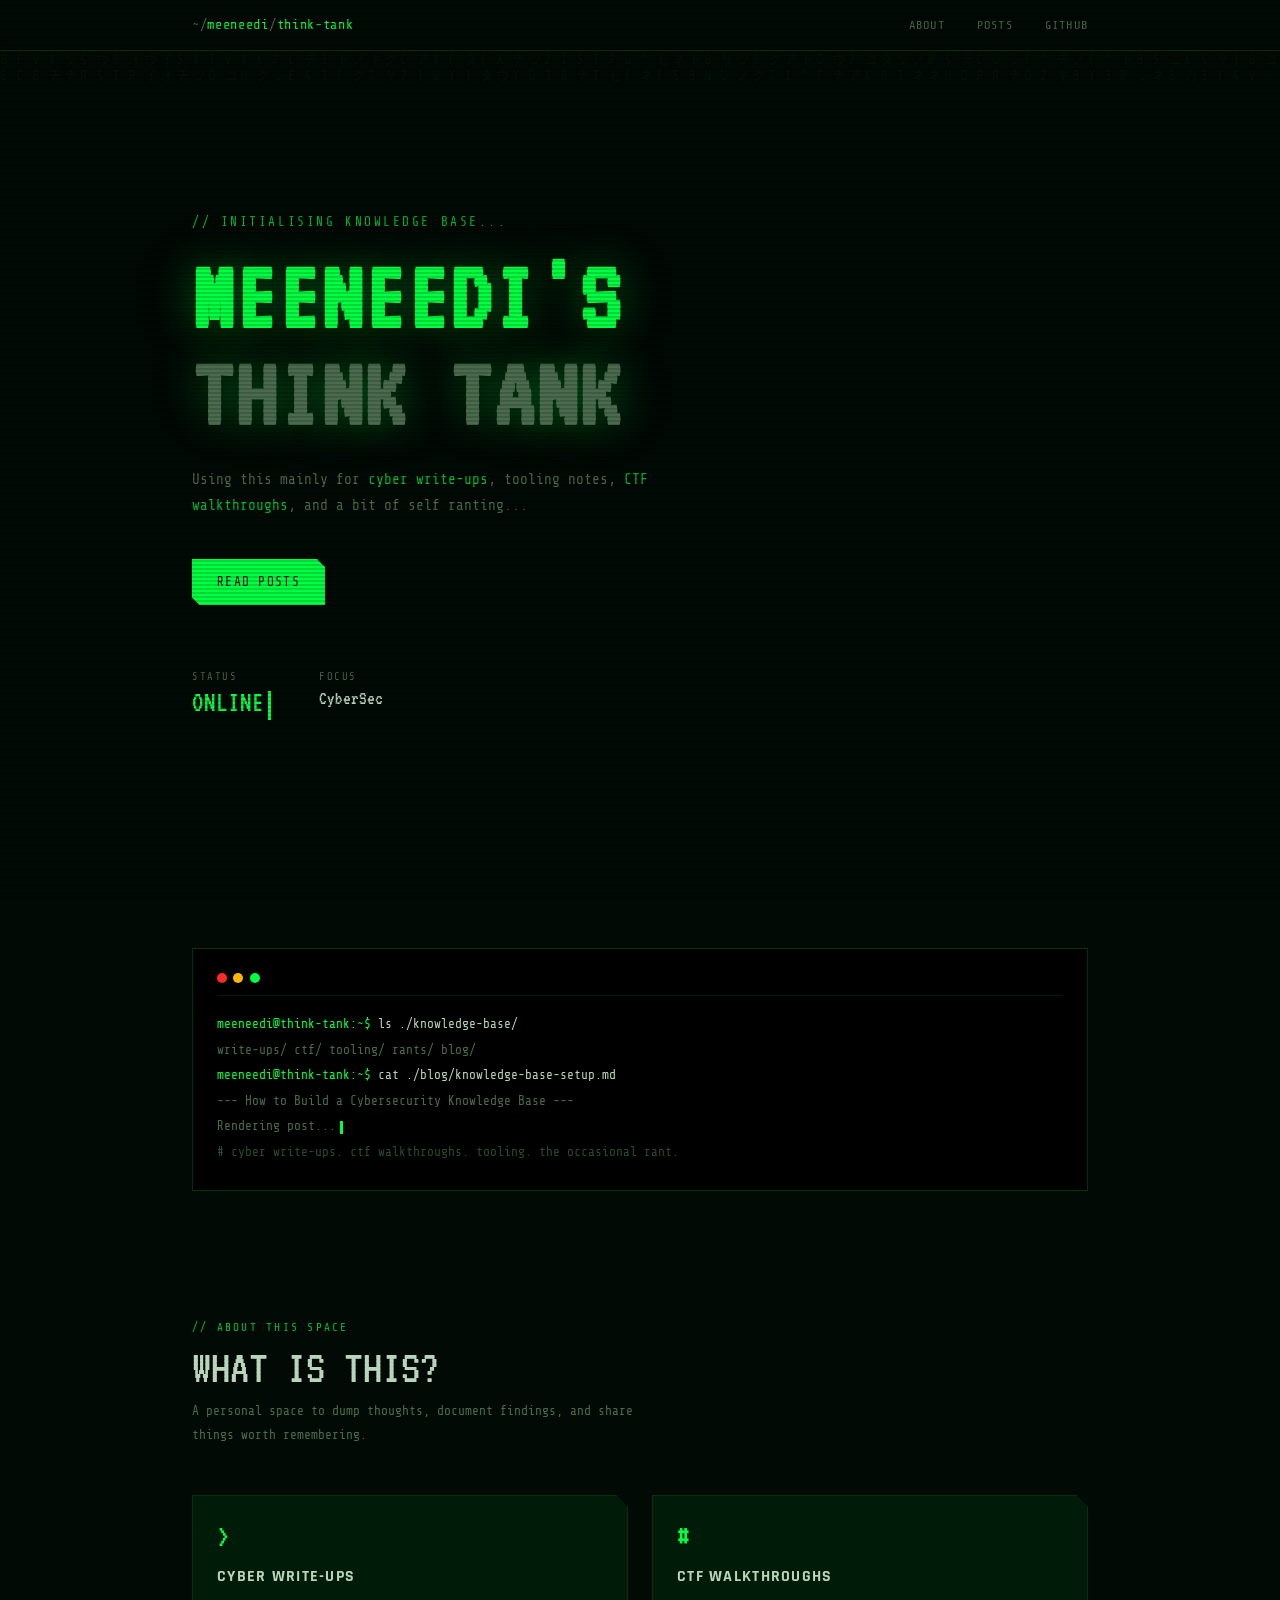
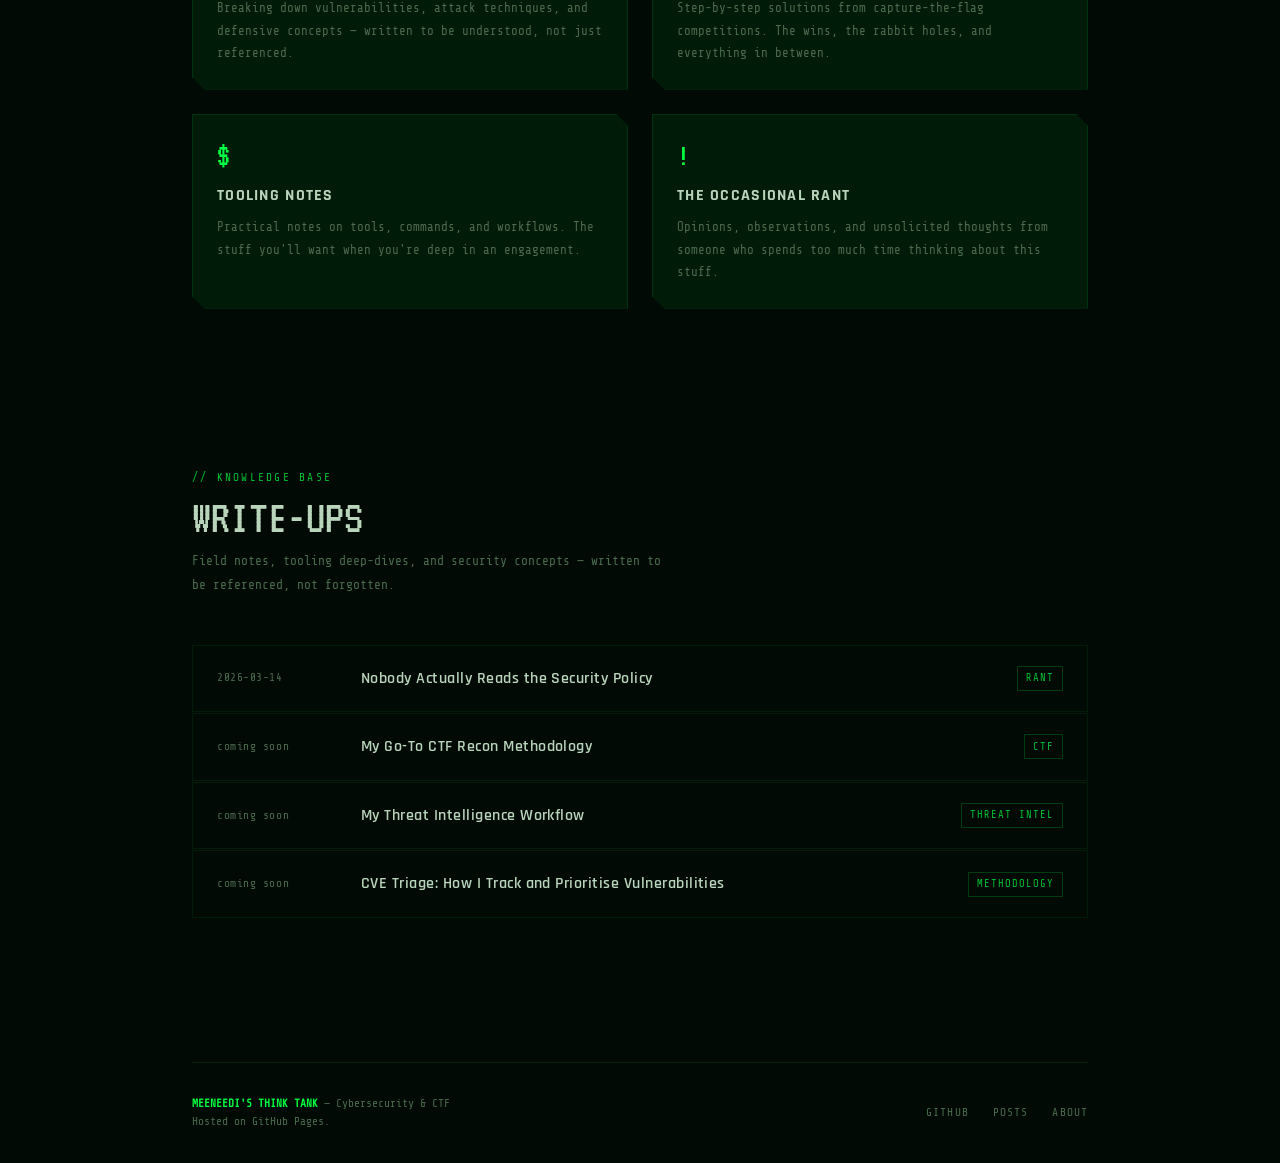
<file: index.html>
<!DOCTYPE html>
<html lang="en">
<head>
  <meta charset="UTF-8" />
  <meta name="viewport" content="width=device-width, initial-scale=1.0"/>
  <title>Meeneedi's Think Tank</title>
  <link href="https://fonts.googleapis.com/css2?family=Share+Tech+Mono&family=Rajdhani:wght@300;400;600;700&family=VT323&display=swap" rel="stylesheet"/>
  <link rel="stylesheet" href="css/style.css"/>
</head>
<body>

<canvas id="matrix"></canvas>

<!-- NAV -->
<nav>
  <div class="inner">
    <div class="nav-logo"><span>~/</span>meeneedi<span>/</span>think-tank</div>
    <ul>
      <li><a href="#about">About</a></li>
      <li><a href="#posts">Posts</a></li>
      <li><a href="https://github.com/darkunic0rn2040" target="_blank">GitHub</a></li>
    </ul>
  </div>
</nav>

<div class="container">

  <!-- HERO -->
  <div class="hero">
    <div class="hero-prefix">// initialising knowledge base...</div>
    <h1 class="glitch" data-text="MEENEEDI'S THINK TANK">
      MEENEEDI'S<br/><span class="dim">THINK TANK</span>
    </h1>
    <p class="hero-sub">
      Using this mainly for <span class="highlight">cyber write-ups</span>, tooling notes,
      <span class="highlight">CTF walkthroughs</span>, and a bit of self ranting...
    </p>
    <div class="hero-actions">
      <a href="#posts" class="btn">Read Posts</a>
    </div>
    <div class="hero-status">
      <div class="status-item">
        <span class="status-label">Status</span>
        <span class="status-value" style="color:var(--green)">ONLINE<span class="cursor"></span></span>
      </div>
      <div class="status-item">
        <span class="status-label">Focus</span>
        <span class="status-value" style="font-size:1.2rem; color:var(--text)">CyberSec</span>
      </div>
    </div>
  </div>

  <!-- TERMINAL -->
  <div class="terminal">
    <div class="terminal-bar">
      <div class="dot dot-r"></div>
      <div class="dot dot-y"></div>
      <div class="dot dot-g"></div>
    </div>
    <div><span class="t-prompt">meeneedi@think-tank:~$</span> <span class="t-cmd">ls ./knowledge-base/</span></div>
    <div class="t-out">write-ups/  ctf/  tooling/  rants/  blog/</div>
    <div><span class="t-prompt">meeneedi@think-tank:~$</span> <span class="t-cmd">cat ./blog/knowledge-base-setup.md</span></div>
    <div class="t-out">--- How to Build a Cybersecurity Knowledge Base ---</div>
    <div class="t-out">Rendering post...<span class="cursor"></span></div>
    <div class="t-comment"># cyber write-ups. ctf walkthroughs. tooling. the occasional rant.</div>
  </div>

  <!-- ABOUT -->
  <section id="about">
    <div class="section-tag">// about this space</div>
    <div class="section-title">WHAT IS THIS?</div>
    <p class="section-desc">A personal space to dump thoughts, document findings, and share things worth remembering.</p>

    <div class="about-grid">
      <div class="about-card">
        <div class="card-icon">></div>
        <div class="card-title">Cyber Write-Ups</div>
        <div class="card-text">Breaking down vulnerabilities, attack techniques, and defensive concepts — written to be understood, not just referenced.</div>
      </div>
      <div class="about-card">
        <div class="card-icon">#</div>
        <div class="card-title">CTF Walkthroughs</div>
        <div class="card-text">Step-by-step solutions from capture-the-flag competitions. The wins, the rabbit holes, and everything in between.</div>
      </div>
      <div class="about-card">
        <div class="card-icon">$</div>
        <div class="card-title">Tooling Notes</div>
        <div class="card-text">Practical notes on tools, commands, and workflows. The stuff you'll want when you're deep in an engagement.</div>
      </div>
      <div class="about-card">
        <div class="card-icon">!</div>
        <div class="card-title">The Occasional Rant</div>
        <div class="card-text">Opinions, observations, and unsolicited thoughts from someone who spends too much time thinking about this stuff.</div>
      </div>
    </div>
  </section>

  <!-- POSTS -->
  <section id="posts">
    <div class="section-tag">// knowledge base</div>
    <div class="section-title">WRITE-UPS</div>
    <p class="section-desc">Field notes, tooling deep-dives, and security concepts — written to be referenced, not forgotten.</p>

    <div class="post-list">
      <a href="rant-01.html" class="post-item">
        <span class="post-date">2026-03-14</span>
        <span class="post-title">Nobody Actually Reads the Security Policy</span>
        <span class="post-tag">Rant</span>
      </a>
      <a href="#" class="post-item">
        <span class="post-date">coming soon</span>
        <span class="post-title">My Go-To CTF Recon Methodology</span>
        <span class="post-tag">CTF</span>
      </a>
      <a href="#" class="post-item">
        <span class="post-date">coming soon</span>
        <span class="post-title">My Threat Intelligence Workflow</span>
        <span class="post-tag">Threat Intel</span>
      </a>
      <a href="#" class="post-item">
        <span class="post-date">coming soon</span>
        <span class="post-title">CVE Triage: How I Track and Prioritise Vulnerabilities</span>
        <span class="post-tag">Methodology</span>
      </a>
    </div>
  </section>

  <!-- FOOTER -->
  <footer>
    <div class="footer-inner">
      <div class="footer-left">
        <strong>MEENEEDI'S THINK TANK</strong> &mdash; Cybersecurity &amp; CTF<br/>
        Hosted on GitHub Pages.
      </div>
      <div class="footer-right">
        <a href="https://github.com/darkunic0rn2040" target="_blank">GitHub</a>
        <a href="#posts">Posts</a>
        <a href="#about">About</a>
      </div>
    </div>
  </footer>

</div>

<script src="js/matrix.js"></script>
</body>
</html>
</file>
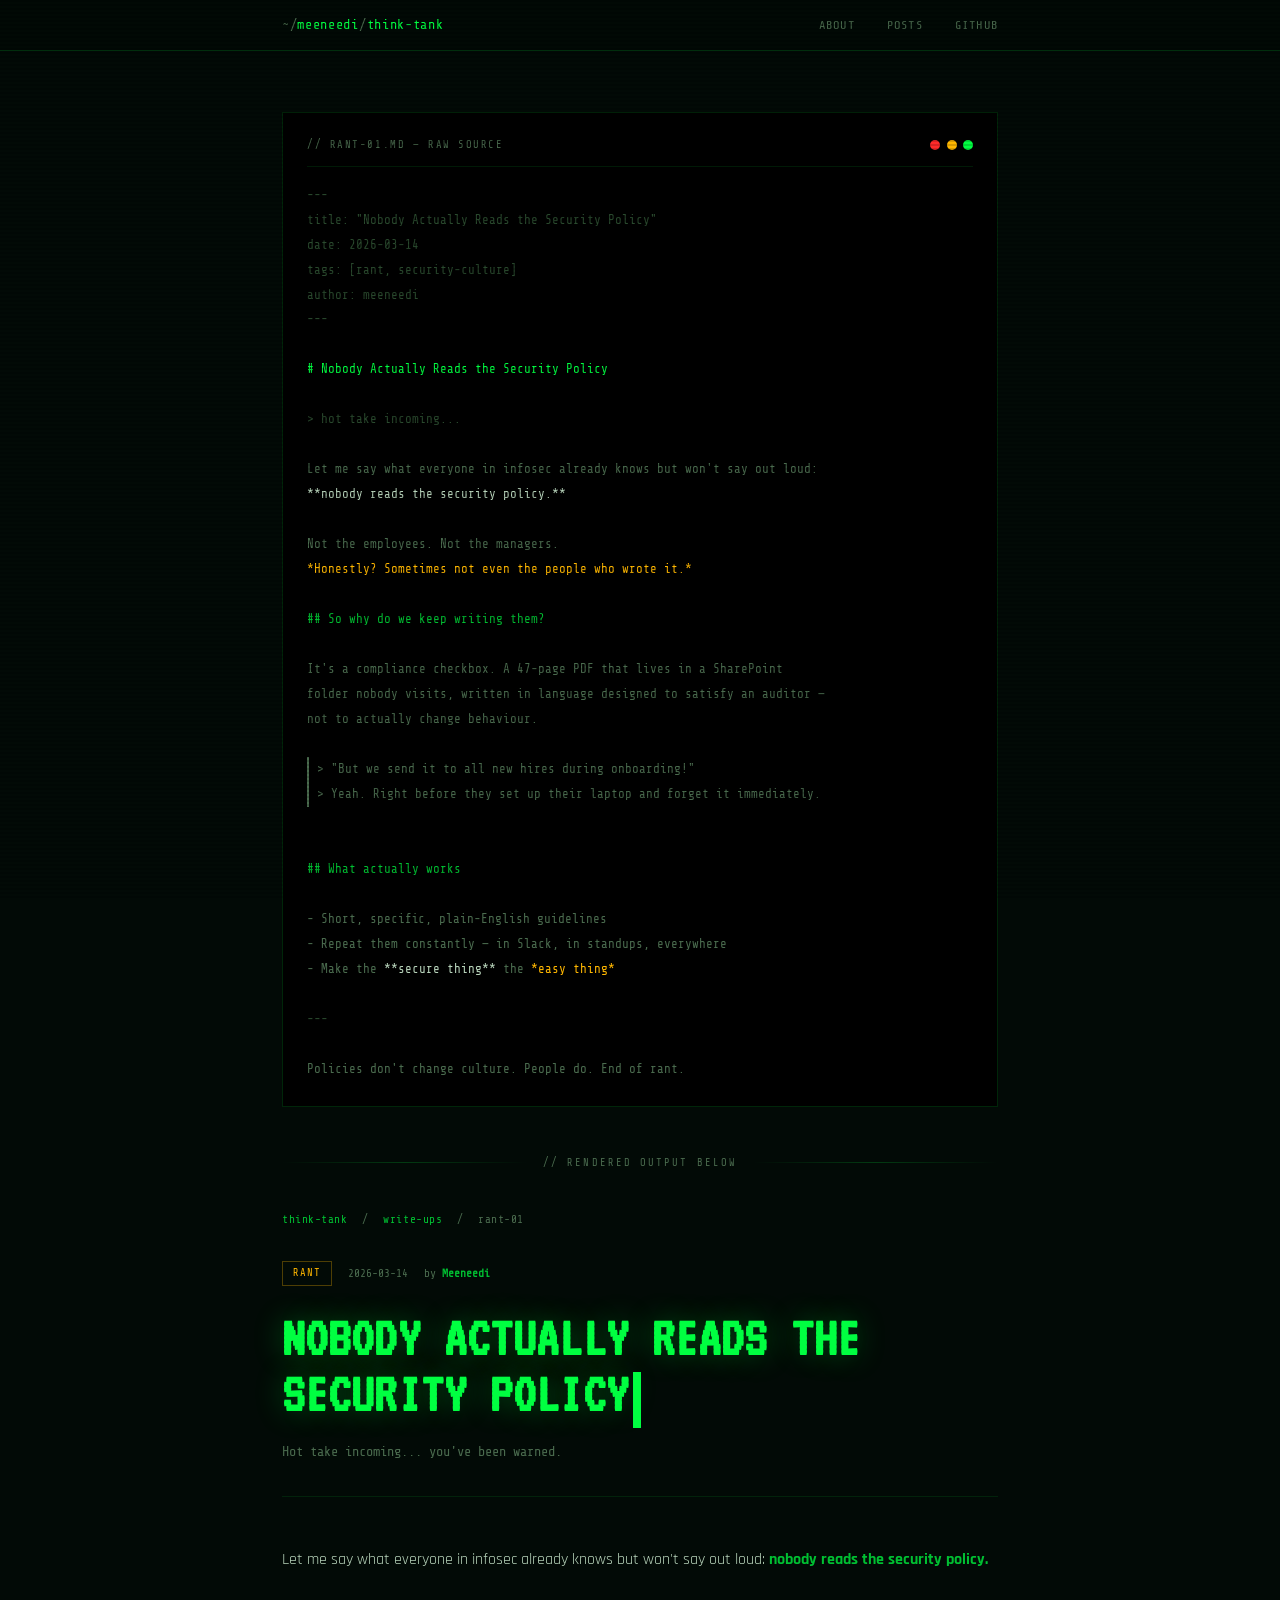
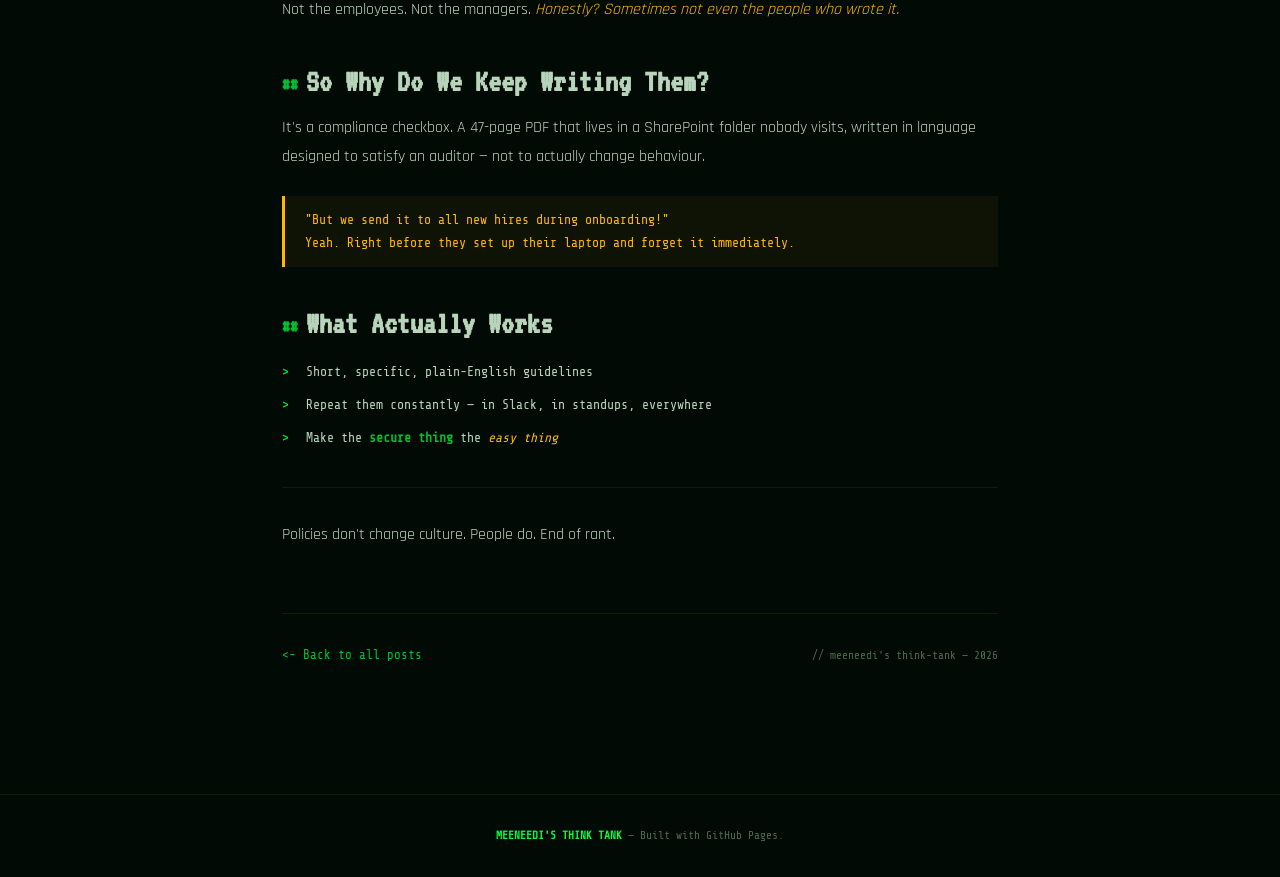
<file: rant-01.html>
<!DOCTYPE html>
<html lang="en">
<head>
  <meta charset="UTF-8" />
  <meta name="viewport" content="width=device-width, initial-scale=1.0"/>
  <title>Nobody Actually Reads the Security Policy — Meeneedi's Think Tank</title>
  <link href="https://fonts.googleapis.com/css2?family=Share+Tech+Mono&family=Rajdhani:wght@300;400;600;700&family=VT323&display=swap" rel="stylesheet"/>
  <link rel="stylesheet" href="css/style.css"/>
  <link rel="stylesheet" href="css/post.css"/>
</head>
<body>

<nav>
  <div class="inner">
    <a href="index.html" class="nav-logo"><span>~/</span>meeneedi<span>/</span>think-tank</a>
    <ul>
      <li><a href="index.html#about">About</a></li>
      <li><a href="index.html#posts">Posts</a></li>
      <li><a href="https://github.com/darkunic0rn2040" target="_blank">GitHub</a></li>
    </ul>
  </div>
</nav>

<div class="container">

  <!-- MARKDOWN SOURCE PREVIEW -->
  <div class="markdown-source">
    <div class="markdown-source-bar">
      <span class="markdown-source-label">// rant-01.md &mdash; raw source</span>
      <div class="md-dots">
        <div class="dot dot-r"></div>
        <div class="dot dot-y"></div>
        <div class="dot dot-g"></div>
      </div>
    </div>
    <div class="markdown-raw"><span class="md-meta">---
title: "Nobody Actually Reads the Security Policy"
date: 2026-03-14
tags: [rant, security-culture]
author: meeneedi
---</span>

<span class="md-h1"># Nobody Actually Reads the Security Policy</span>

<span class="md-meta">> hot take incoming...</span>

Let me say what everyone in infosec already knows but won't say out loud:
<span class="md-bold">**nobody reads the security policy.**</span>

Not the employees. Not the managers.
<span class="md-italic">*Honestly? Sometimes not even the people who wrote it.*</span>

<span class="md-h2">## So why do we keep writing them?</span>

It's a compliance checkbox. A 47-page PDF that lives in a SharePoint
folder nobody visits, written in language designed to satisfy an auditor —
not to actually change behaviour.

<span class="md-quote">> "But we send it to all new hires during onboarding!"
> Yeah. Right before they set up their laptop and forget it immediately.</span>

<span class="md-h2">## What actually works</span>

- Short, specific, plain-English guidelines
- Repeat them constantly — in Slack, in standups, everywhere
- Make the <span class="md-bold">**secure thing**</span> the <span class="md-italic">*easy thing*</span>

<span class="md-hr">---</span>

Policies don't change culture. People do. End of rant.
</div>
  </div>

  <div class="render-divider">// rendered output below</div>

  <!-- RENDERED POST -->
  <div class="breadcrumb">
    <a href="index.html">think-tank</a>
    <span>/</span>
    <a href="index.html#posts">write-ups</a>
    <span>/</span>
    rant-01
  </div>

  <div class="post-meta">
    <span class="meta-tag">Rant</span>
    <span class="meta-date">2026-03-14</span>
    <span class="meta-author">by <strong>Meeneedi</strong></span>
  </div>

  <h1 class="post-title">NOBODY ACTUALLY READS THE SECURITY POLICY<span class="cursor"></span></h1>
  <p class="post-subtitle">Hot take incoming... you've been warned.</p>

  <article>
    <p>Let me say what everyone in infosec already knows but won't say out loud: <strong>nobody reads the security policy.</strong></p>

    <p>Not the employees. Not the managers. <em>Honestly? Sometimes not even the people who wrote it.</em></p>

    <h2>So Why Do We Keep Writing Them?</h2>

    <p>It's a compliance checkbox. A 47-page PDF that lives in a SharePoint folder nobody visits, written in language designed to satisfy an auditor — not to actually change behaviour.</p>

    <blockquote>
      "But we send it to all new hires during onboarding!"<br/>
      Yeah. Right before they set up their laptop and forget it immediately.
    </blockquote>

    <h2>What Actually Works</h2>

    <ul>
      <li>Short, specific, plain-English guidelines</li>
      <li>Repeat them constantly — in Slack, in standups, everywhere</li>
      <li>Make the <strong>secure thing</strong> the <em>easy thing</em></li>
    </ul>

    <hr/>

    <p>Policies don't change culture. People do. End of rant.</p>
  </article>

  <div class="post-footer">
    <a href="index.html#posts" class="back-link">Back to all posts</a>
    <span class="post-sig">// meeneedi's think-tank &mdash; 2026</span>
  </div>

</div>

<footer>
  <strong>MEENEEDI'S THINK TANK</strong> &mdash; Built with GitHub Pages.
</footer>

</body>
</html>
</file>
<file: css/style.css>
/* =========================================================
   MEENEEDI'S THINK TANK — Shared Styles
   ========================================================= */

:root {
  --bg: #020a06;
  --bg2: #050f08;
  --green: #00ff41;
  --green-dim: #00c032;
  --green-faint: rgba(0,255,65,0.07);
  --green-glow: rgba(0,255,65,0.3);
  --amber: #ffb700;
  --red: #ff2a2a;
  --text: #b8d4bb;
  --text-dim: #4a6b4e;
  --mono: 'Share Tech Mono', monospace;
  --display: 'VT323', monospace;
  --body: 'Rajdhani', sans-serif;
}

*, *::before, *::after { box-sizing: border-box; margin: 0; padding: 0; }

html { scroll-behavior: smooth; }

body {
  background: var(--bg);
  color: var(--text);
  font-family: var(--body);
  font-size: 16px;
  line-height: 1.6;
  overflow-x: hidden;
  cursor: default;
}

/* Scanlines overlay */
body::before {
  content: '';
  position: fixed;
  top: 0; left: 0; right: 0; bottom: 0;
  background: repeating-linear-gradient(
    0deg,
    transparent,
    transparent 2px,
    rgba(0,0,0,0.15) 2px,
    rgba(0,0,0,0.15) 4px
  );
  pointer-events: none;
  z-index: 9999;
}

/* Matrix rain canvas */
#matrix {
  position: fixed;
  top: 0; left: 0;
  width: 100%; height: 100%;
  opacity: 0.04;
  z-index: 0;
  pointer-events: none;
}

.container {
  position: relative;
  z-index: 1;
  max-width: 960px;
  margin: 0 auto;
  padding: 0 2rem;
}

/* ---- NAV ---- */
nav {
  position: fixed;
  top: 0; left: 0; right: 0;
  z-index: 100;
  border-bottom: 1px solid rgba(0,255,65,0.15);
  background: rgba(2,10,6,0.92);
  backdrop-filter: blur(8px);
}

nav .inner {
  max-width: 960px;
  margin: 0 auto;
  padding: 0.75rem 2rem;
  display: flex;
  justify-content: space-between;
  align-items: center;
}

.nav-logo {
  font-family: var(--mono);
  font-size: 0.85rem;
  color: var(--green);
  text-decoration: none;
  letter-spacing: 0.05em;
}

.nav-logo span { color: var(--text-dim); }

nav ul {
  list-style: none;
  display: flex;
  gap: 2rem;
}

nav ul a {
  font-family: var(--mono);
  font-size: 0.75rem;
  color: var(--text-dim);
  text-decoration: none;
  letter-spacing: 0.1em;
  text-transform: uppercase;
  transition: color 0.2s;
}

nav ul a:hover { color: var(--green); }

/* ---- DOTS (terminal / markdown source bars) ---- */
.dot { width: 10px; height: 10px; border-radius: 50%; }
.dot-r { background: var(--red); }
.dot-y { background: var(--amber); }
.dot-g { background: var(--green); }

/* ---- CURSOR ---- */
.cursor {
  display: inline-block;
  width: 3px;
  height: 1em;
  background: var(--green);
  margin-left: 4px;
  vertical-align: middle;
  animation: blink 1s step-end infinite;
}

/* ---- DIVIDER ---- */
.divider {
  display: flex;
  align-items: center;
  gap: 1rem;
  margin: 3rem 0;
  font-family: var(--mono);
  font-size: 0.7rem;
  color: var(--text-dim);
  letter-spacing: 0.15em;
}

.divider::before, .divider::after {
  content: '';
  flex: 1;
  height: 1px;
  background: linear-gradient(90deg, transparent, rgba(0,255,65,0.2), transparent);
}

/* ---- BUTTONS ---- */
.btn {
  font-family: var(--mono);
  font-size: 0.8rem;
  letter-spacing: 0.1em;
  text-transform: uppercase;
  text-decoration: none;
  padding: 0.75rem 1.5rem;
  border: 1px solid var(--green);
  color: var(--bg);
  background: var(--green);
  transition: all 0.2s;
  clip-path: polygon(0 0, calc(100% - 8px) 0, 100% 8px, 100% 100%, 8px 100%, 0 calc(100% - 8px));
}

.btn:hover {
  background: transparent;
  color: var(--green);
  box-shadow: 0 0 20px var(--green-glow);
}

.btn-ghost {
  background: transparent;
  color: var(--green);
}

.btn-ghost:hover {
  background: var(--green-faint);
}

/* ---- SECTIONS ---- */
section {
  padding: 5rem 0;
}

.section-tag {
  font-family: var(--mono);
  font-size: 0.7rem;
  color: var(--green-dim);
  text-transform: uppercase;
  letter-spacing: 0.2em;
  margin-bottom: 0.5rem;
}

.section-title {
  font-family: var(--display);
  font-size: clamp(2rem, 4vw, 3rem);
  color: var(--text);
  margin-bottom: 0.5rem;
  line-height: 1;
}

.section-desc {
  font-family: var(--mono);
  font-size: 0.8rem;
  color: var(--text-dim);
  max-width: 480px;
  line-height: 1.8;
  margin-bottom: 3rem;
}

/* ---- HERO ---- */
.hero {
  min-height: 100vh;
  display: flex;
  flex-direction: column;
  justify-content: center;
  padding: 6rem 0 4rem;
  position: relative;
}

.hero-prefix {
  font-family: var(--mono);
  font-size: 0.8rem;
  color: var(--green-dim);
  letter-spacing: 0.2em;
  text-transform: uppercase;
  margin-bottom: 1rem;
  opacity: 0;
  animation: fadeUp 0.6s ease forwards 0.2s;
}

.hero h1 {
  font-family: var(--display);
  font-size: clamp(3rem, 8vw, 6.5rem);
  color: var(--green);
  line-height: 0.95;
  letter-spacing: 0.02em;
  text-shadow: 0 0 40px var(--green-glow), 0 0 80px rgba(0,255,65,0.1);
  opacity: 0;
  animation: fadeUp 0.6s ease forwards 0.4s;
}

.hero h1 .dim { color: var(--text-dim); }

.hero-sub {
  font-family: var(--mono);
  font-size: 0.9rem;
  color: var(--text-dim);
  margin-top: 1.5rem;
  max-width: 520px;
  line-height: 1.8;
  opacity: 0;
  animation: fadeUp 0.6s ease forwards 0.6s;
}

.hero-sub .highlight { color: var(--green-dim); }

.hero-actions {
  display: flex;
  gap: 1rem;
  margin-top: 2.5rem;
  flex-wrap: wrap;
  opacity: 0;
  animation: fadeUp 0.6s ease forwards 0.8s;
}

.hero-status {
  margin-top: 4rem;
  display: flex;
  gap: 3rem;
  flex-wrap: wrap;
  opacity: 0;
  animation: fadeUp 0.6s ease forwards 1s;
}

.status-item {
  display: flex;
  flex-direction: column;
  gap: 0.2rem;
}

.status-label {
  font-family: var(--mono);
  font-size: 0.65rem;
  color: var(--text-dim);
  text-transform: uppercase;
  letter-spacing: 0.15em;
}

.status-value {
  font-family: var(--display);
  font-size: 1.8rem;
  color: var(--green);
  line-height: 1;
}

/* ---- ABOUT CARDS ---- */
.about-grid {
  display: grid;
  grid-template-columns: 1fr 1fr;
  gap: 1.5rem;
}

.about-card {
  border: 1px solid rgba(0,255,65,0.1);
  padding: 1.5rem;
  background: var(--green-faint);
  position: relative;
  transition: border-color 0.3s, box-shadow 0.3s;
  clip-path: polygon(0 0, calc(100% - 12px) 0, 100% 12px, 100% 100%, 12px 100%, 0 calc(100% - 12px));
}

.about-card:hover {
  border-color: rgba(0,255,65,0.35);
  box-shadow: 0 0 20px rgba(0,255,65,0.05);
}

.card-icon {
  font-family: var(--display);
  font-size: 2rem;
  color: var(--green);
  margin-bottom: 0.75rem;
  line-height: 1;
}

.card-title {
  font-family: var(--body);
  font-size: 1rem;
  font-weight: 700;
  color: var(--text);
  text-transform: uppercase;
  letter-spacing: 0.08em;
  margin-bottom: 0.5rem;
}

.card-text {
  font-family: var(--mono);
  font-size: 0.78rem;
  color: var(--text-dim);
  line-height: 1.8;
}

/* ---- POST LIST ---- */
.post-list {
  display: flex;
  flex-direction: column;
  gap: 1px;
}

.post-item {
  display: grid;
  grid-template-columns: 120px 1fr auto;
  align-items: center;
  gap: 1.5rem;
  padding: 1.25rem 1.5rem;
  border: 1px solid rgba(0,255,65,0.08);
  background: transparent;
  text-decoration: none;
  transition: all 0.2s;
  position: relative;
  overflow: hidden;
}

.post-item::before {
  content: '';
  position: absolute;
  left: 0; top: 0; bottom: 0;
  width: 2px;
  background: var(--green);
  transform: scaleY(0);
  transition: transform 0.2s;
}

.post-item:hover {
  background: var(--green-faint);
  border-color: rgba(0,255,65,0.2);
}

.post-item:hover::before { transform: scaleY(1); }

.post-date {
  font-family: var(--mono);
  font-size: 0.7rem;
  color: var(--text-dim);
  letter-spacing: 0.05em;
}

.post-title {
  font-family: var(--body);
  font-size: 1rem;
  font-weight: 600;
  color: var(--text);
  letter-spacing: 0.03em;
}

.post-item:hover .post-title { color: var(--green); }

.post-tag {
  font-family: var(--mono);
  font-size: 0.65rem;
  color: var(--green-dim);
  border: 1px solid rgba(0,255,65,0.2);
  padding: 0.2rem 0.5rem;
  text-transform: uppercase;
  letter-spacing: 0.1em;
  white-space: nowrap;
}

/* ---- TERMINAL BLOCK ---- */
.terminal {
  background: #000;
  border: 1px solid rgba(0,255,65,0.2);
  padding: 1.5rem;
  font-family: var(--mono);
  font-size: 0.8rem;
  line-height: 2;
  margin: 3rem 0;
  position: relative;
}

.terminal-bar {
  display: flex;
  gap: 0.4rem;
  margin-bottom: 1rem;
  padding-bottom: 0.75rem;
  border-bottom: 1px solid rgba(0,255,65,0.1);
}

.t-prompt { color: var(--green); }
.t-cmd    { color: var(--text); }
.t-out    { color: var(--text-dim); }
.t-comment { color: #2a4a2e; }

/* ---- FOOTER ---- */
footer {
  border-top: 1px solid rgba(0,255,65,0.1);
  padding: 2rem 0;
  margin-top: 4rem;
}

.footer-inner {
  display: flex;
  justify-content: space-between;
  align-items: center;
  flex-wrap: wrap;
  gap: 1rem;
}

.footer-left {
  font-family: var(--mono);
  font-size: 0.7rem;
  color: var(--text-dim);
}

.footer-left strong { color: var(--green); }

.footer-right {
  display: flex;
  gap: 1.5rem;
}

.footer-right a {
  font-family: var(--mono);
  font-size: 0.7rem;
  color: var(--text-dim);
  text-decoration: none;
  letter-spacing: 0.1em;
  text-transform: uppercase;
}

.footer-right a:hover { color: var(--green); }

/* ---- GLITCH EFFECT ---- */
.glitch { position: relative; }

.glitch:hover::after {
  content: attr(data-text);
  position: absolute;
  left: 0; top: 0;
  color: var(--green);
  animation: glitch 0.3s steps(1) infinite;
  opacity: 0.5;
}

/* ---- ANIMATIONS ---- */
@keyframes fadeUp {
  from { opacity: 0; transform: translateY(20px); }
  to   { opacity: 1; transform: translateY(0); }
}

@keyframes blink {
  0%, 100% { opacity: 1; }
  50%       { opacity: 0; }
}

@keyframes glitch {
  0%, 100% { clip-path: none; transform: none; }
  20%  { clip-path: inset(30% 0 50% 0); transform: translateX(-3px); }
  40%  { clip-path: inset(60% 0 10% 0); transform: translateX(3px); }
  60%  { clip-path: inset(10% 0 70% 0); transform: translateX(-2px); }
  80%  { clip-path: inset(50% 0 30% 0); transform: translateX(2px); }
}

/* ---- RESPONSIVE ---- */
@media (max-width: 640px) {
  .about-grid { grid-template-columns: 1fr; }
  .post-item  { grid-template-columns: 1fr; gap: 0.5rem; }
  .post-tag   { display: none; }
  .hero-status { gap: 1.5rem; }
}
</file>
<file: css/post.css>
/* =========================================================
   MEENEEDI'S THINK TANK — Blog Post Page Styles
   ========================================================= */

/* Narrow container for readable prose */
.container {
  max-width: 780px;
  padding: 7rem 2rem 4rem;
}

/* Wider nav inner to match main site */
nav .inner {
  max-width: 780px;
}

/* ---- MARKDOWN SOURCE BLOCK ---- */
.markdown-source {
  background: #000;
  border: 1px solid rgba(0,255,65,0.15);
  padding: 1.5rem;
  margin-bottom: 3rem;
  position: relative;
}

.markdown-source-bar {
  display: flex;
  justify-content: space-between;
  align-items: center;
  margin-bottom: 1rem;
  padding-bottom: 0.75rem;
  border-bottom: 1px solid rgba(0,255,65,0.1);
}

.markdown-source-label {
  font-family: var(--mono);
  font-size: 0.65rem;
  color: var(--text-dim);
  text-transform: uppercase;
  letter-spacing: 0.15em;
}

.md-dots { display: flex; gap: 0.4rem; }

.markdown-raw {
  font-family: var(--mono);
  font-size: 0.78rem;
  color: var(--text-dim);
  line-height: 2;
  white-space: pre;
  overflow-x: auto;
}

/* Markdown syntax colours */
.md-h1     { color: #00ff41; }
.md-h2     { color: #00c032; }
.md-h3     { color: #009922; }
.md-bold   { color: #b8d4bb; }
.md-italic { color: #ffb700; }
.md-code   { color: #ff2a2a; }
.md-quote  {
  color: #4a6b4e;
  border-left: 2px solid #4a6b4e;
  padding-left: 0.5rem;
  display: block;
}
.md-meta  { color: #2a4a2e; }
.md-hr    { color: #2a4a2e; }
.md-list  { color: #00c032; }

/* ---- RENDER DIVIDER ---- */
.render-divider {
  display: flex;
  align-items: center;
  gap: 1rem;
  margin: 2.5rem 0;
  font-family: var(--mono);
  font-size: 0.65rem;
  color: var(--text-dim);
  letter-spacing: 0.2em;
  text-transform: uppercase;
}

.render-divider::before, .render-divider::after {
  content: '';
  flex: 1;
  height: 1px;
  background: linear-gradient(90deg, transparent, rgba(0,255,65,0.2), transparent);
}

/* ---- BREADCRUMB ---- */
.breadcrumb {
  font-family: var(--mono);
  font-size: 0.7rem;
  color: var(--text-dim);
  margin-bottom: 2rem;
  letter-spacing: 0.05em;
}

.breadcrumb a { color: var(--green-dim); text-decoration: none; }
.breadcrumb a:hover { color: var(--green); }
.breadcrumb span { margin: 0 0.5rem; }

/* ---- POST META ---- */
.post-meta {
  display: flex;
  align-items: center;
  gap: 1rem;
  margin-bottom: 1.5rem;
  flex-wrap: wrap;
}

.meta-tag {
  font-family: var(--mono);
  font-size: 0.65rem;
  color: var(--amber);
  border: 1px solid rgba(255,183,0,0.3);
  padding: 0.2rem 0.6rem;
  text-transform: uppercase;
  letter-spacing: 0.12em;
}

.meta-date,
.meta-author {
  font-family: var(--mono);
  font-size: 0.7rem;
  color: var(--text-dim);
}

.meta-author strong { color: var(--green-dim); }

/* ---- POST TITLE & SUBTITLE ---- */
h1.post-title {
  font-family: var(--display);
  font-size: clamp(2.2rem, 5vw, 3.5rem);
  color: var(--green);
  line-height: 1;
  letter-spacing: 0.02em;
  text-shadow: 0 0 30px var(--green-glow);
  margin-bottom: 0.75rem;
}

.post-subtitle {
  font-family: var(--mono);
  font-size: 0.85rem;
  color: var(--text-dim);
  margin-bottom: 3rem;
  line-height: 1.8;
  padding-bottom: 2rem;
  border-bottom: 1px solid rgba(0,255,65,0.1);
}

/* ---- ARTICLE BODY ---- */
article {
  font-size: 17px;
  line-height: 1.7;
}

article p {
  font-family: var(--body);
  font-size: 1rem;
  color: var(--text);
  margin-bottom: 1.25rem;
  line-height: 1.85;
}

article strong { color: var(--green-dim); font-weight: 700; }
article em     { color: var(--amber); font-style: italic; }

article h2 {
  font-family: var(--display);
  font-size: 2rem;
  color: var(--text);
  margin: 2.5rem 0 1rem;
  line-height: 1;
}

article h2::before {
  content: '## ';
  color: var(--green-dim);
  font-size: 1.2rem;
}

article blockquote {
  border-left: 3px solid var(--amber);
  background: rgba(255,183,0,0.05);
  padding: 0.75rem 1.25rem;
  margin: 1.5rem 0;
  font-family: var(--mono);
  font-size: 0.82rem;
  color: var(--amber);
  line-height: 1.8;
}

article ul {
  margin: 1rem 0 1.25rem;
  padding-left: 0;
  list-style: none;
}

article ul li {
  font-family: var(--mono);
  font-size: 0.82rem;
  color: var(--text);
  padding: 0.3rem 0 0.3rem 1.5rem;
  position: relative;
  line-height: 1.8;
}

article ul li::before {
  content: '>';
  position: absolute;
  left: 0;
  color: var(--green);
}

article hr {
  border: none;
  border-top: 1px solid rgba(0,255,65,0.1);
  margin: 2rem 0;
}

/* ---- POST FOOTER ---- */
.post-footer {
  margin-top: 4rem;
  padding-top: 2rem;
  border-top: 1px solid rgba(0,255,65,0.1);
  display: flex;
  justify-content: space-between;
  align-items: center;
  flex-wrap: wrap;
  gap: 1rem;
}

.back-link {
  font-family: var(--mono);
  font-size: 0.78rem;
  color: var(--green-dim);
  text-decoration: none;
  transition: color 0.2s;
}

.back-link:hover { color: var(--green); }
.back-link::before { content: '<- '; }

.post-sig {
  font-family: var(--mono);
  font-size: 0.7rem;
  color: var(--text-dim);
}

/* Post page footer — simpler centred style */
footer {
  text-align: center;
  font-family: var(--mono);
  font-size: 0.7rem;
  color: var(--text-dim);
  padding: 2rem;
}

footer strong { color: var(--green); }

/* ---- CURSOR (wider on post pages) ---- */
.cursor {
  width: 8px;
}
</file>
